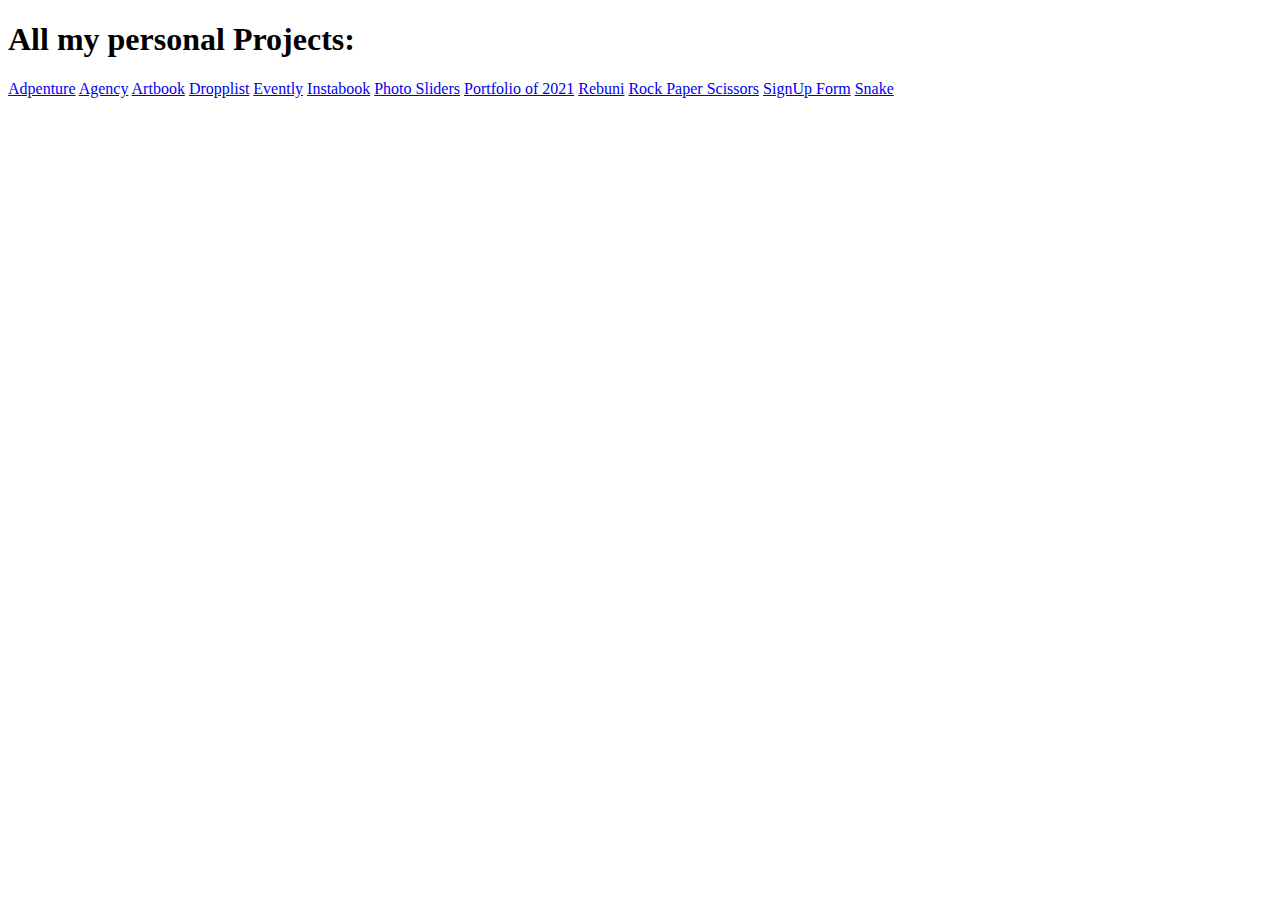
<file: index.html>
<!DOCTYPE html>
<html>
  <head>
    <title>List of all my personal projects</title>
  </head>
<body>

<h1>All my personal Projects:</h1>

  <a href="./adpenture/">Adpenture</a>
  
  <a href="./agency/">Agency</a>
  
  <a href="./artbook/">Artbook</a>
  
  <a href="./dropplist/">Dropplist</a>
  
  <a href="./evently/">Evently</a>
  
  <a href="./instabook/">Instabook</a>
  
  <a href="./photo-sliders/">Photo Sliders</a>
  
  <a href="./portfolio-2021/">Portfolio of 2021</a>
  
  <a href="./rebuni/">Rebuni</a>
  
  <a href="./rock-paper-scissors/">Rock Paper Scissors</a>
  
  <a href="./signup-form/">SignUp Form</a>
  
  <a href="./snake/">Snake</a>

</body>
</html>
</file>
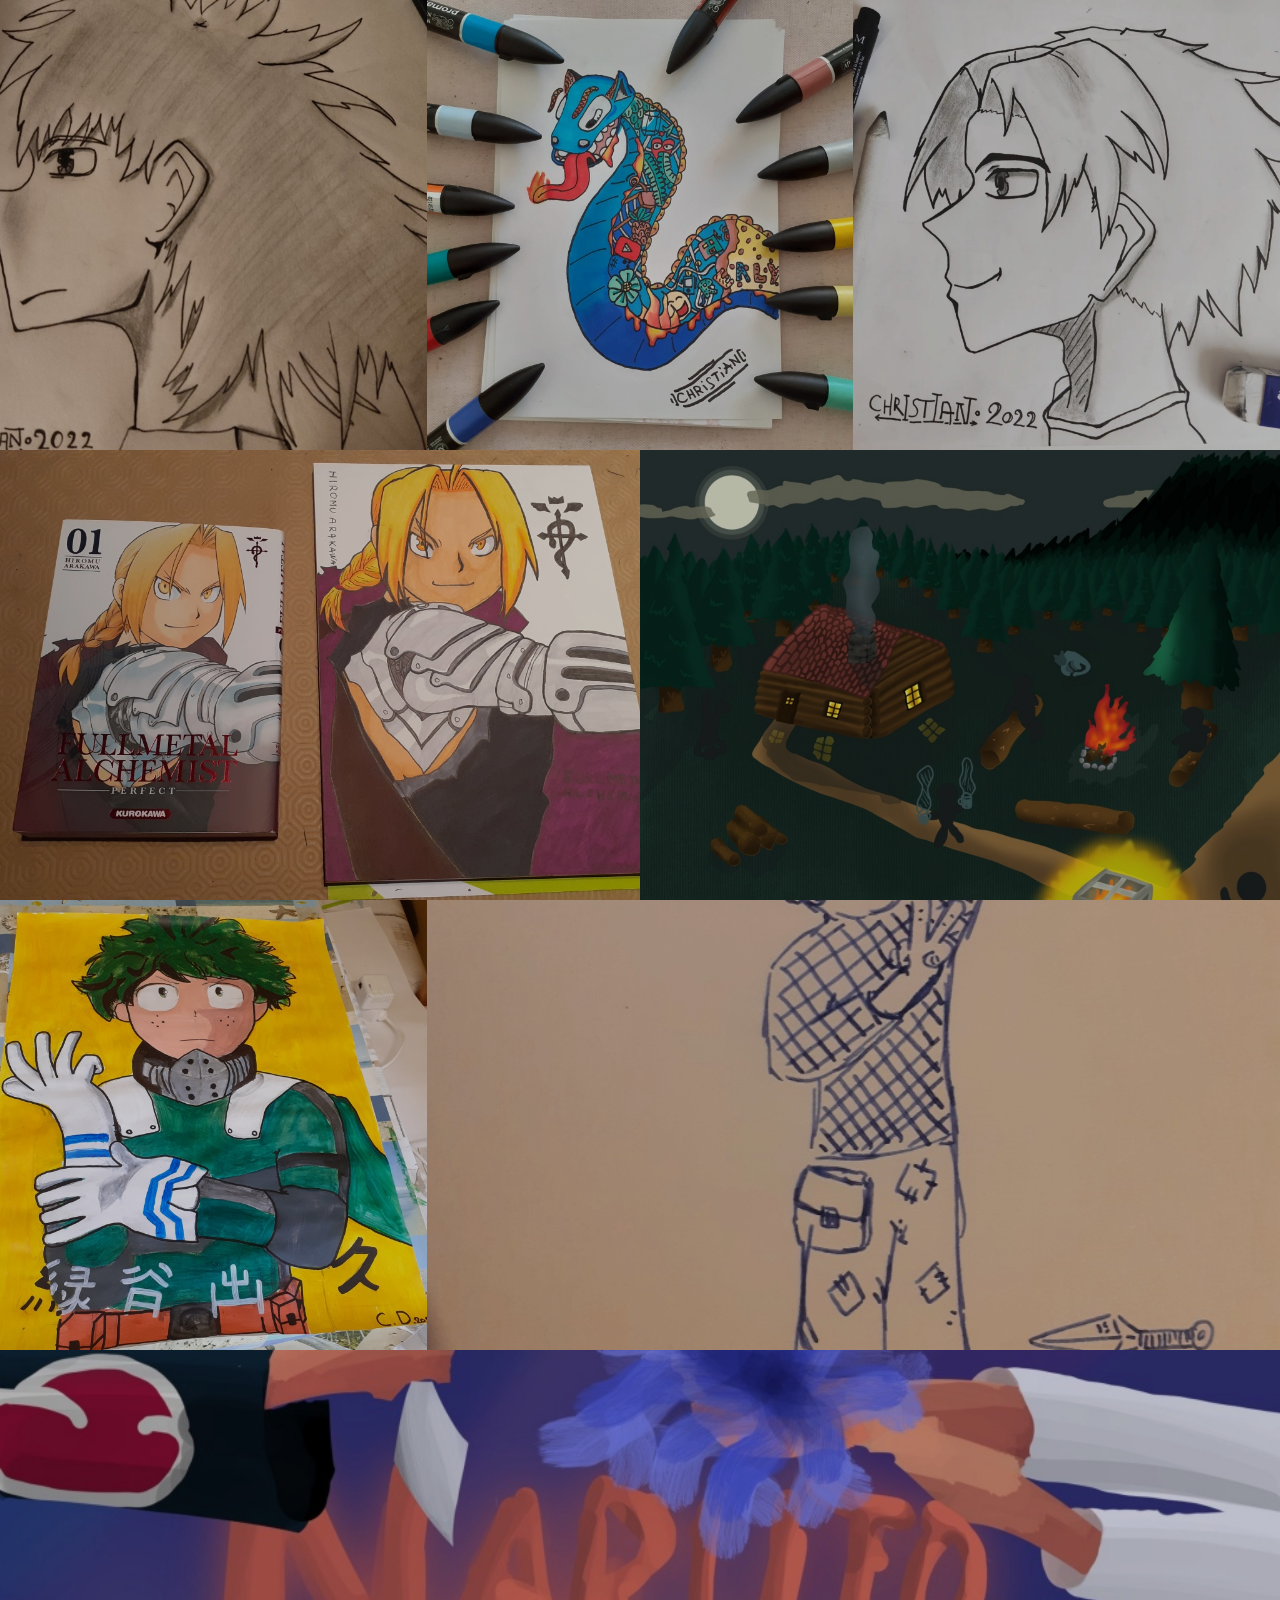
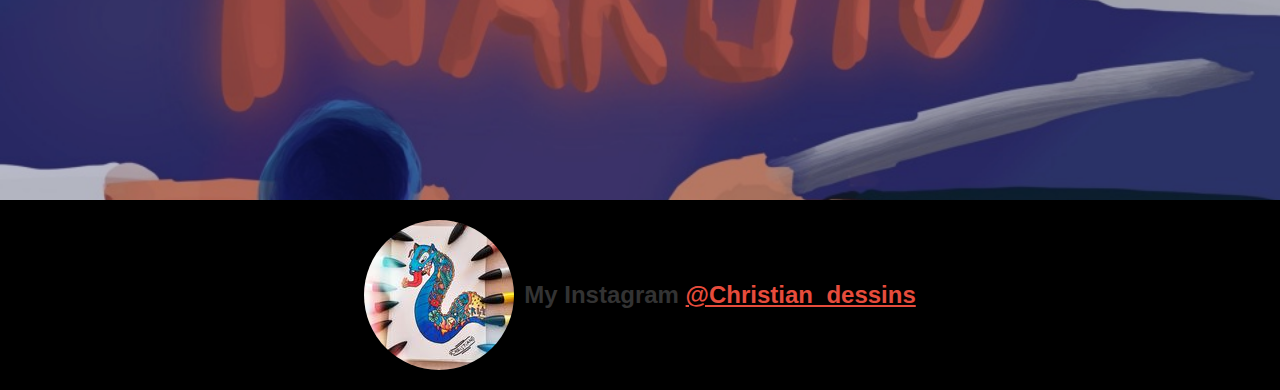
<file: instabook/index.html>
<!DOCTYPE html>
<html lang="en">
<head>
    <!-- Meta -->
    <meta charset="utf-8">
	<meta name="viewport" content="width=device-width, initial-scale=1">
    <meta name="author" content="Christian De">
    <meta name="description" content="Description du site ici..">
    <meta name="keywords" content="instagram, book, drawings, photos, christian_dessins, christian de, mydevmood,">
    <meta name="reply-to" content="contact@mydevmood.com">
    <meta name="robots" content="index, follow">
    <!-- Titre du site -->
    <title>Instagram Book V2 - @christian_dessins</title>
    <!-- Favicon du Site -->
    <link rel="shortcut icon" type="image/x-icon" href="./assets/images/favicons/favicon-aa-001.ico">
    <!-- SCSS Imports -->
    <link rel="stylesheet" href="./assets/css/main.css">
    <!-- JAVASCRIPT Imports -->
</head>
<body>
    <div class="container">
        <div class="image"></div>
        <div class="image"></div>
        <div class="image"></div>
        <div class="image"></div>
        <div class="image"></div>
        <div class="image"></div>
        <div class="image"></div>
        <div class="image"></div>
        <div class="image"></div>
        <div class="image"></div>
        <div class="image"></div>
        <div class="image"></div>
    </div>
    <footer>
        <ul>
            <li>
                <img src="./assets/images/icon.jpg" draggable="false">
                <h2>My Instagram <a href="https://instagram.com/christian_dessins/">@Christian_dessins</a></h2>
            </li>
        </ul>
    </footer>
</body>
</html>
</file>
<file: instabook/assets/css/main.css>
* {
  margin: 0;
  padding: 0;
  -webkit-box-sizing: border-box;
          box-sizing: border-box;
  list-style: none;
}

a {
  color: #e74c3c;
}

a:hover {
  color: #c0392b;
}

body {
  overflow-x: hidden;
  font-family: 'Roboto', sans-serif;
  font-size: 16px;
  font-weight: 400;
  line-height: 1.5;
  color: #333;
  background-color: #fff;
}

body .container {
  width: 100%;
  height: 100%;
  display: -ms-grid;
  display: grid;
  -ms-grid-columns: (1fr)[6];
      grid-template-columns: repeat(6, 1fr);
  -ms-grid-rows: (1fr)[12];
      grid-template-rows: repeat(12, 1fr);
  grid-column-gap: 0px;
  grid-row-gap: 0px;
}

body .container .image:nth-child(1) {
  background-color: #333;
  background-image: url("../../assets/images/manga-skin-first.jpg");
  background-size: cover;
  background-position: center;
  background-repeat: no-repeat;
  width: 100%;
  height: 100%;
  -ms-grid-row: 1;
  -ms-grid-row-span: 3;
  -ms-grid-column: 1;
  -ms-grid-column-span: 2;
  grid-area: 1 / 1 / 4 / 3;
}

body .container .image:nth-child(2) {
  background-color: #333;
  background-image: url("../../assets/images/dragon.jpg");
  background-size: cover;
  background-position: center;
  background-repeat: no-repeat;
  width: 100%;
  height: 100%;
  -ms-grid-row: 1;
  -ms-grid-row-span: 3;
  -ms-grid-column: 3;
  -ms-grid-column-span: 2;
  grid-area: 1 / 3 / 4 / 5;
}

body .container .image:nth-child(3) {
  background-color: #333;
  background-image: url("../../assets/images/manga-skin-second.jpg");
  background-size: cover;
  background-position: center;
  background-repeat: no-repeat;
  width: 100%;
  height: 100%;
  -ms-grid-row: 1;
  -ms-grid-row-span: 3;
  -ms-grid-column: 5;
  -ms-grid-column-span: 2;
  grid-area: 1 / 5 / 4 / 7;
}

body .container .image:nth-child(4) {
  background-color: #333;
  background-image: url("../../assets/images/camp-in-the-forest.jpg");
  background-size: cover;
  background-position: center;
  background-repeat: no-repeat;
  width: 100%;
  height: 100%;
  -ms-grid-row: 4;
  -ms-grid-row-span: 3;
  -ms-grid-column: 4;
  -ms-grid-column-span: 3;
  grid-area: 4 / 4 / 7 / 7;
}

body .container .image:nth-child(5) {
  background-color: #333;
  background-image: url("../../assets/images/fullmetal-alchemist.jpg");
  background-size: cover;
  background-position: center;
  background-repeat: no-repeat;
  width: 100%;
  height: 100%;
  -ms-grid-row: 4;
  -ms-grid-row-span: 3;
  -ms-grid-column: 1;
  -ms-grid-column-span: 3;
  grid-area: 4 / 1 / 7 / 4;
}

body .container .image:nth-child(6) {
  background-color: #333;
  background-image: url("../../assets/images/midorya.jpg");
  background-size: cover;
  background-position: center;
  background-repeat: no-repeat;
  width: 100%;
  height: 100%;
  -ms-grid-row: 7;
  -ms-grid-row-span: 3;
  -ms-grid-column: 1;
  -ms-grid-column-span: 2;
  grid-area: 7 / 1 / 10 / 3;
}

body .container .image:nth-child(7) {
  background-color: #333;
  background-image: url("../../assets/images/ninja-manga.jpg");
  background-size: cover;
  background-position: center;
  background-repeat: no-repeat;
  width: 100%;
  height: 100%;
  -ms-grid-row: 7;
  -ms-grid-row-span: 3;
  -ms-grid-column: 3;
  -ms-grid-column-span: 4;
  grid-area: 7 / 3 / 10 / 7;
}

body .container .image:nth-child(8) {
  background-color: #333;
  background-image: url("../../assets/images/naruto.jpg");
  background-size: cover;
  background-position: center;
  background-repeat: no-repeat;
  width: 100%;
  height: 450px;
  -ms-grid-row: 10;
  -ms-grid-row-span: 3;
  -ms-grid-column: 1;
  -ms-grid-column-span: 6;
  grid-area: 10 / 1 / 13 / 7;
}

body .container .image:not(:hover) {
  -webkit-filter: brightness(0.8);
          filter: brightness(0.8);
  z-index: 50;
}

body .container .image:hover {
  -webkit-filter: brightness(1);
          filter: brightness(1);
  cursor: pointer;
  -webkit-transform: scale(1.1);
          transform: scale(1.1);
}

body footer {
  position: absolute;
  padding: 15px 10px;
  background-color: black;
  width: 100%;
  height: -webkit-fit-content;
  height: -moz-fit-content;
  height: fit-content;
  display: -ms-grid;
  display: grid;
  place-items: center;
}

body footer li {
  display: -webkit-box;
  display: -ms-flexbox;
  display: flex;
  -webkit-box-pack: center;
      -ms-flex-pack: center;
          justify-content: center;
  -webkit-box-align: center;
      -ms-flex-align: center;
          align-items: center;
}

body footer li img, body footer li h2 {
  margin: 5px;
}

body footer li img {
  border-radius: 50%;
}
/*# sourceMappingURL=main.css.map */
</file>
